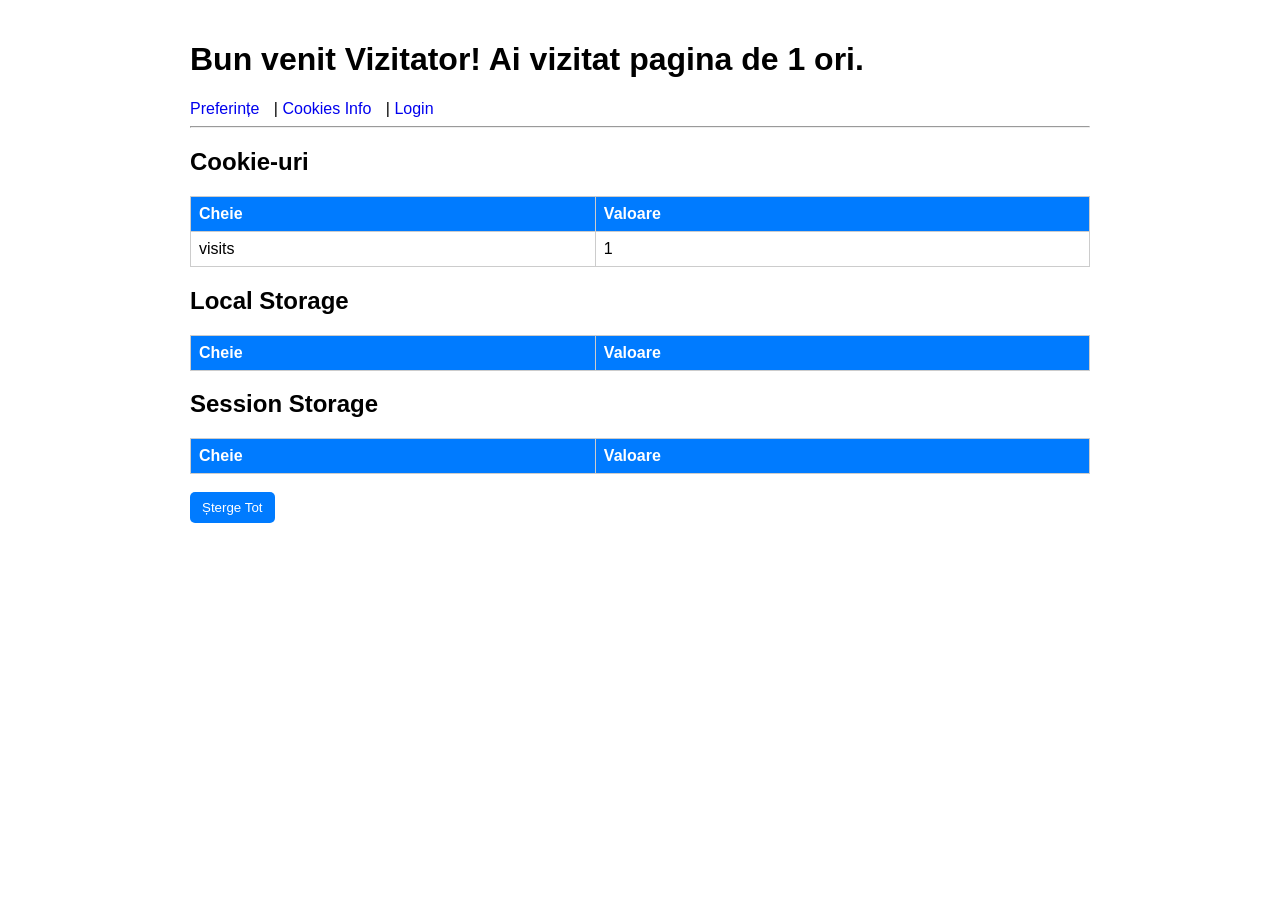
<file: Tema3_23.03_MihotaRJI/index.html>
<!DOCTYPE html>
<html lang="ro">
<head>
    <meta charset="UTF-8">
    <title>Pagina Principală</title>
    <link rel="stylesheet" href="style.css">
</head>

<body>
    <h1 id="welcome"></h1>
    <nav>
        <a href="preferences.html">Preferințe</a> |
        <a href="cookies-info.html">Cookies Info</a> |
        <a href="login.html">Login</a>
    </nav>
    <hr>
    <h2>Cookie-uri</h2>
    <table id="cookiesTable"></table>
    
    <h2>Local Storage</h2>
    <table id="localTable"></table>

    <h2>Session Storage</h2>
    <table id="sessionTable"></table>
    <br>
    <button onclick="clearAll()">Șterge Tot</button>
    <script src="js/cookies.js"></script>
    <script src="js/storage.js"></script>

    <script>
        let username = CookieManager.get("username") || "Vizitator";

        let visits = parseInt(CookieManager.get("visits")) || 0;
        visits++;
        CookieManager.set("visits", visits);

        document.getElementById("welcome").innerText =
            `Bun venit ${username}! Ai vizitat pagina de ${visits} ori.`;

        let theme = CookieManager.get("theme") || "light";
        document.body.className = theme;

        function createTable(data, tableId) {
            let table = document.getElementById(tableId);

            table.innerHTML = `<tr>
                <th>Cheie</th>
                <th>Valoare</th>
            </tr>`;
            for (let key in data) {
                table.innerHTML += `
            <tr>
                <td>${key}</td>
                <td>${data[key]}</td>
            </tr>`;
            }
        }

        createTable(CookieManager.getAll(), "cookiesTable");

        createTable(StorageManager.getAllLocal(), "localTable");

        createTable(StorageManager.getAllSession(), "sessionTable");

        function clearAll() {
            CookieManager.deleteAll();
            StorageManager.clearLocal();
            StorageManager.clearSession();

            alert("Tot a fost șters!");
            location.reload();
        }
    </script>
</body>
</html>
</file>
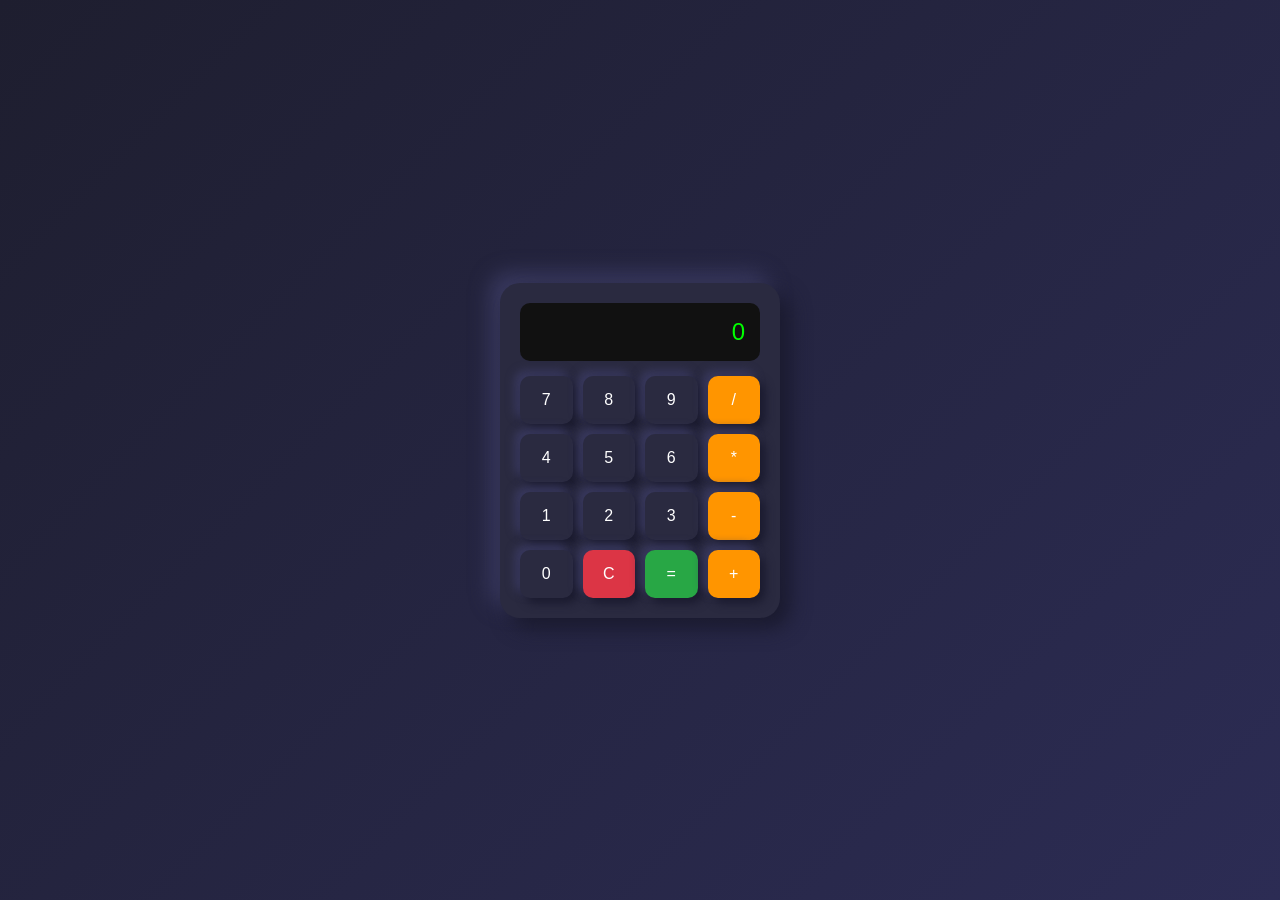
<file: Tema4_MihotaRJI/index.html>
<!DOCTYPE html>
<html lang="ro">
<head>
    <meta charset="UTF-8">
    <title>Calculator MVC</title>
    <link rel="stylesheet" href="style.css">
</head>
<body>

<div class="calculator">
    <div id="display">0</div>

    <div class="buttons">
        <button data-value="7">7</button>
        <button data-value="8">8</button>
        <button data-value="9">9</button>
        <button data-op="/">/</button>

        <button data-value="4">4</button>
        <button data-value="5">5</button>
        <button data-value="6">6</button>
        <button data-op="*">*</button>

        <button data-value="1">1</button>
        <button data-value="2">2</button>
        <button data-value="3">3</button>
        <button data-op="-">-</button>
        <button data-value="0">0</button>
        <button id="clear">C</button>
        <button id="equals">=</button>
        <button data-op="+">+</button>
    </div>
</div>

<script src="model.js"></script>
<script src="view.js"></script>
<script src="controller.js"></script>

</body>
</html>
</file>
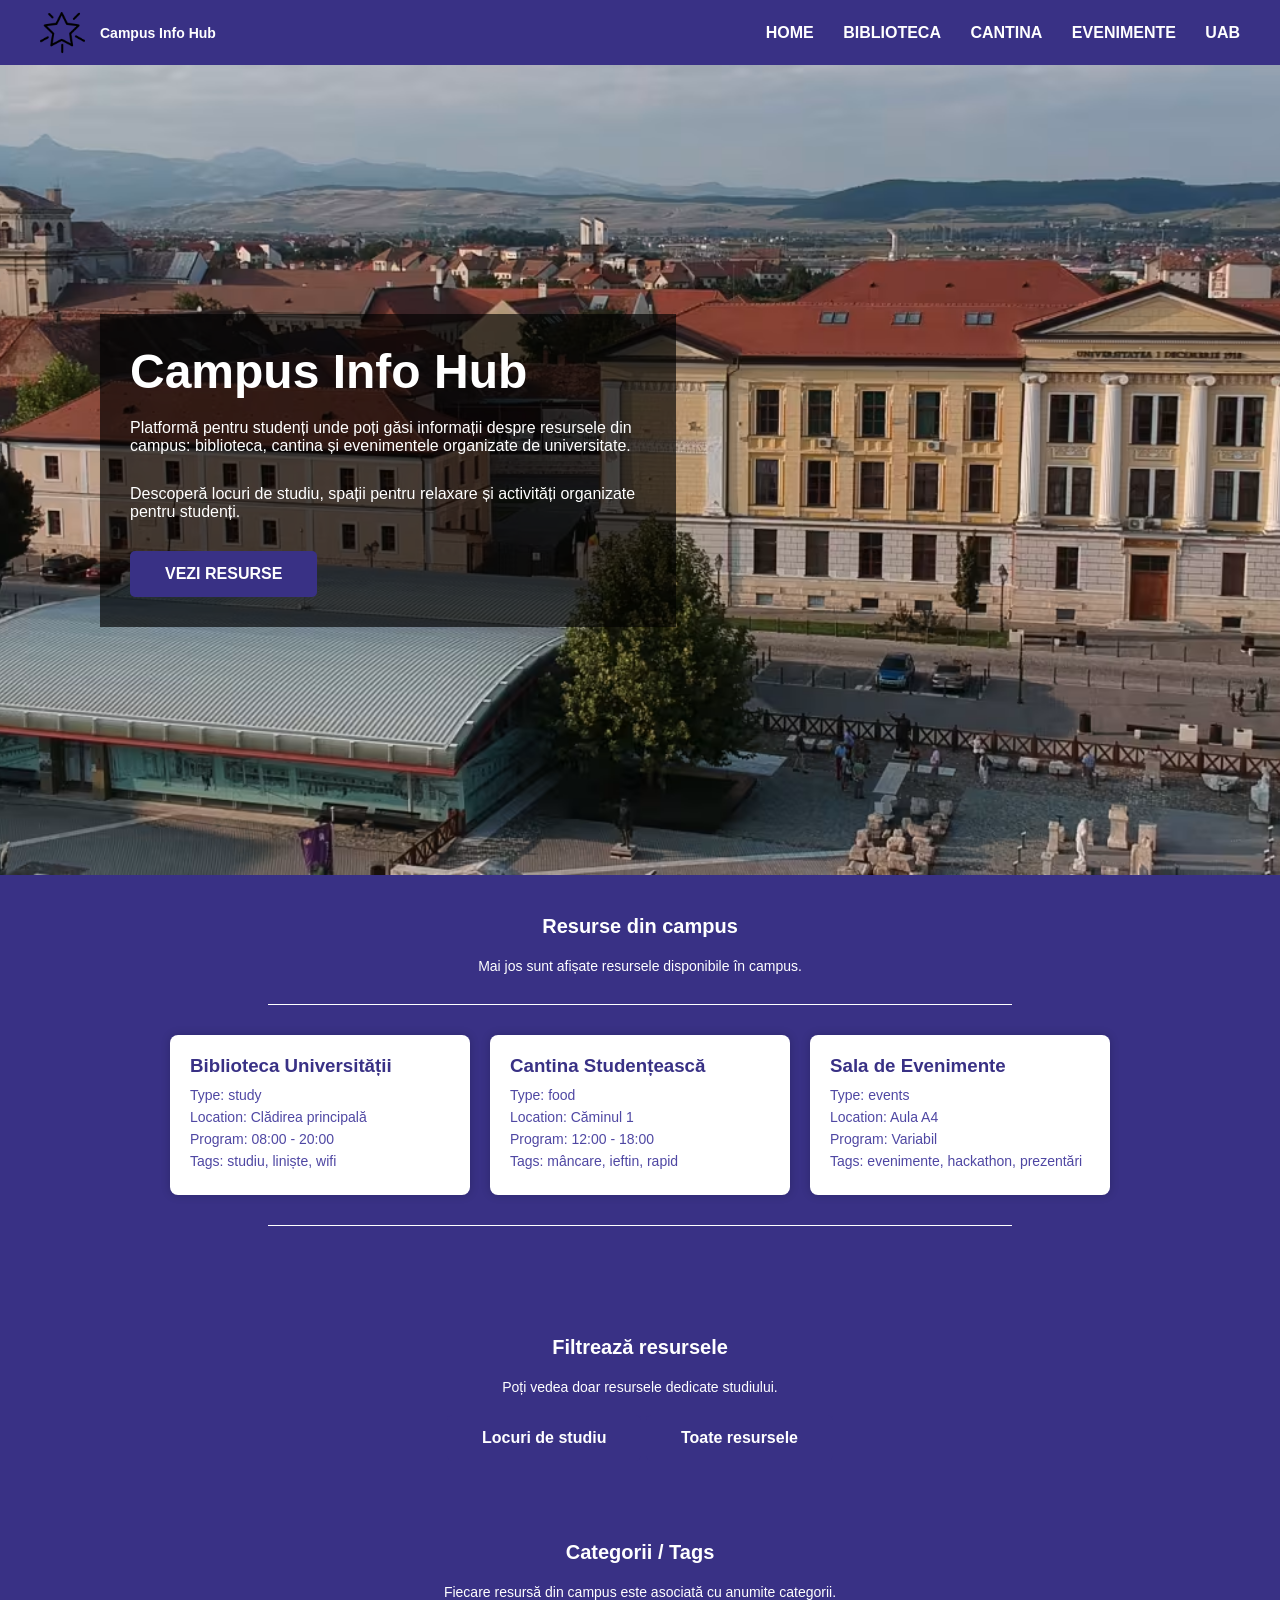
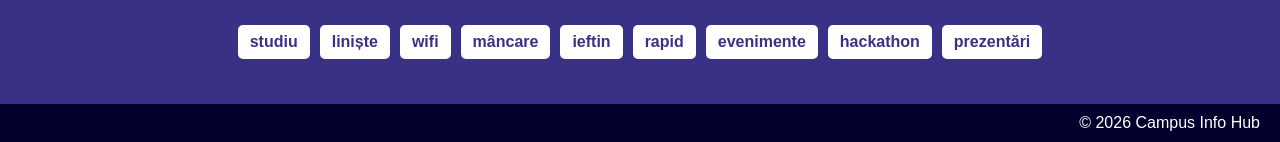
<file: Tema_02.03.2026_MihotaRJI/index.html>
<!doctype html>
<html lang="ro">
<head>
    <meta charset="UTF-8" />
    <meta name="viewport" content="width=device-width, initial-scale=1.0" />
    <title>Campus Info Hub</title>
    <link rel="stylesheet" href="style.css" />
</head>
<body>
    <header class="sticky">
        <nav class="phone">
            <div class="phoneitems">
                <img src="images/logo.png" class="logo"/>
                <div class="phonetext">
                    <p class="title">Campus Info Hub</p>
                </div>
                <img src="images/menu.png" class="menu" id="menuButton" />
            </div>
            <div class="phonemenu" id="phonemenu">
                <a href="index.html">HOME</a>
                <a href="pages/library.html">BIBLIOTECA</a>
                <a href="pages/cafeteria.html">CANTINA</a>
                <a href="pages/events.html">EVENIMENTE</a>
                <a href="https://uab.ro" target="_blank">UAB</a>
            </div>
        </nav>
    </header>
    <nav class="desktop">
        <div class="desktopstuff">
            <img src="images/logo.png" class="logo" />
            <div>
                <p class="title">Campus Info Hub</p>
            </div>
        </div>
        <div class="desktopitems">
            <a href="index.html">HOME</a>
            <a href="pages/library.html">BIBLIOTECA</a>
            <a href="pages/cafeteria.html">CANTINA</a>
            <a href="pages/events.html">EVENIMENTE</a>
            <a href="https://uab.ro" target="_blank">UAB</a>
        </div>
    </nav>

    <section class="hero">
        <div class="overlay">
            <h1>Campus Info Hub</h1>
            <p>
                Platformă pentru studenți unde poți găsi informații despre resursele
                din campus: biblioteca, cantina și evenimentele organizate de
                universitate.
            </p>
            <p>
                Descoperă locuri de studiu, spații pentru relaxare și activități
                organizate pentru studenți.
            </p>
            <button id="scrollButton">VEZI RESURSE</button>
        </div>
    </section>

    <section class="more" id="resources">
        <h2>Resurse din campus</h2>
        <p>Mai jos sunt afișate resursele disponibile în campus.</p>
        <div class="linie"></div>
        <div id="resources-container"></div>
        <div class="linie"></div>
    </section>
    <section class="more">
        <h2>Filtrează resursele</h2>
        <p>Poți vedea doar resursele dedicate studiului.</p>
        <button onclick="filterStudy()">Locuri de studiu</button>
        <button onclick="showAll()">Toate resursele</button>
    </section>
    <section class="more">
        <h2>Categorii / Tags</h2>
        <p>Fiecare resursă din campus este asociată cu anumite categorii.</p>
        <ul id="tags-list"></ul>
    </section>

    <footer>
        <p>© 2026 Campus Info Hub</p>
    </footer>
    <script src="script.js"></script>
</body>
</html>
</file>
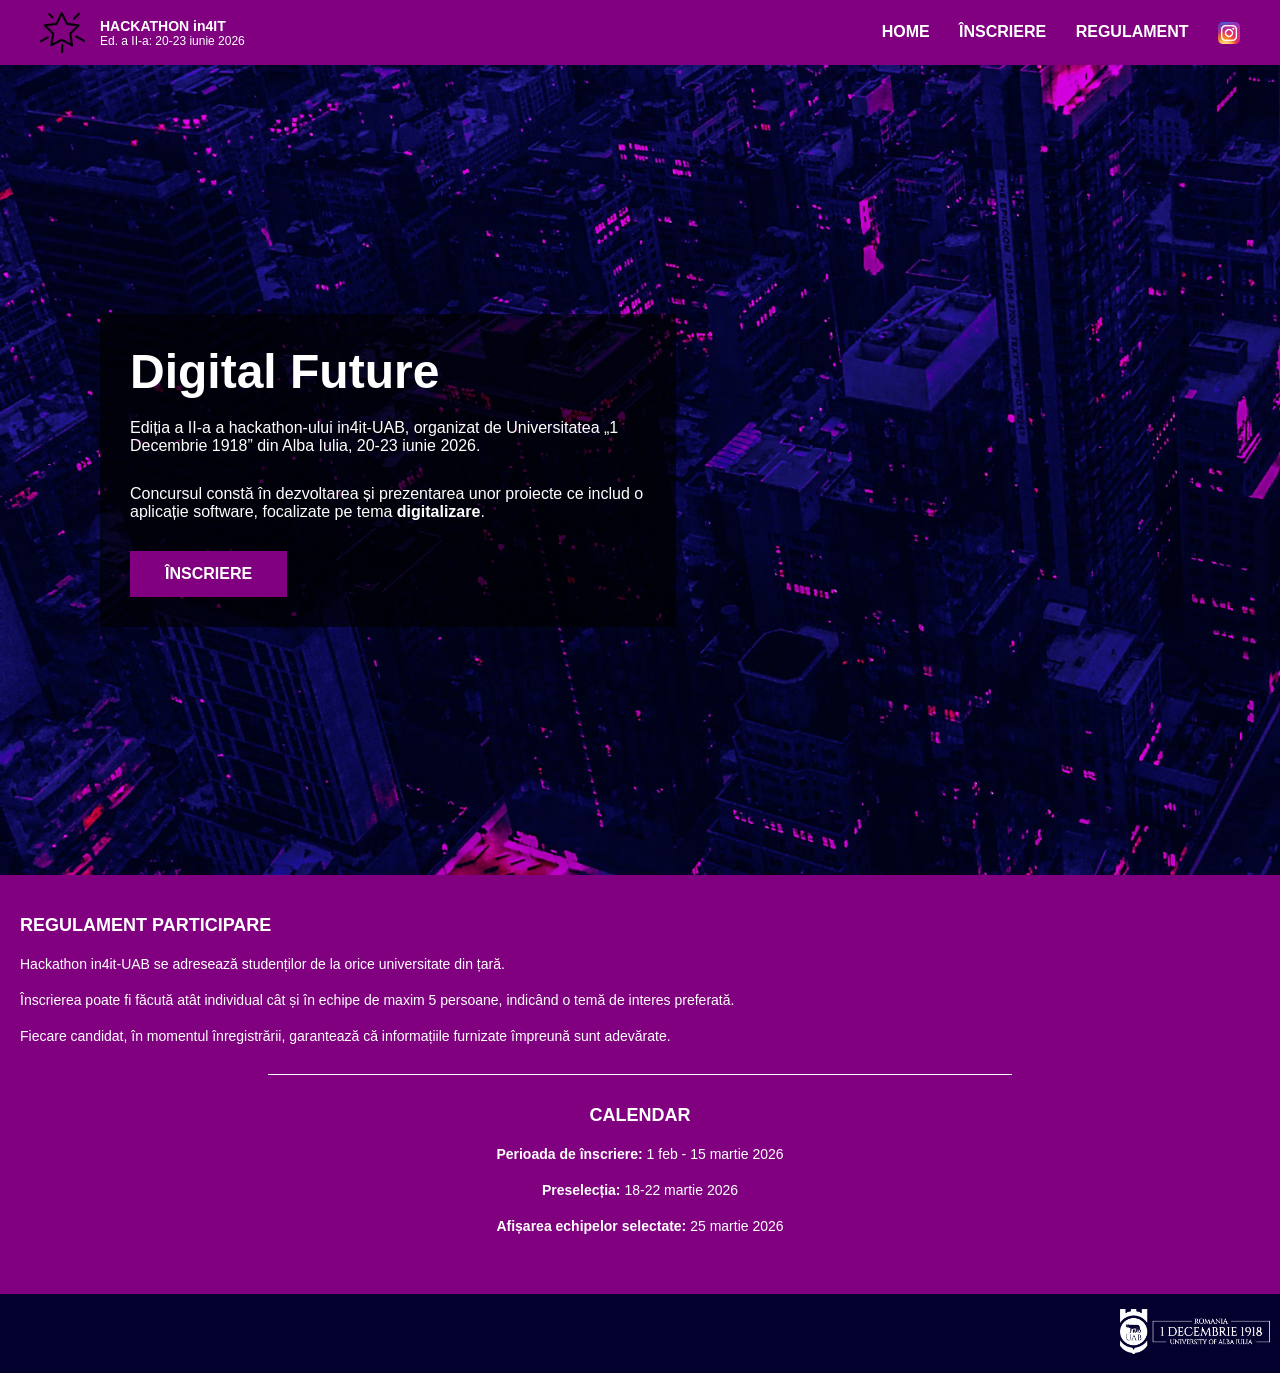
<file: Tema_16.02_MihotaR.J.I/index.html>
<!DOCTYPE html>
<html lang="ro">
<head>
    <meta charset="UTF-8">
    <meta name="viewport" content="width=device-width, initial-scale=1.0">
    <title>Tema - Tehnologii Web - Mihota-Rosian Juana-Iszabela </title>
    <link rel="stylesheet" href="style.css">
</head>
<body>
    <header class="sticky">
        <nav class="phone">
            <div class="phoneitems">
                <img src="img/logo.png" class="logo">
                <div class="phonetext"> 
                    <p class="title">HACKATHON in4IT</p>
                    <p class="edition">Ed. a II-a: 20-23 iunie 2026</p>
                </div>
                <img src="img/menu.png" class="menu">
            </div>
        </nav>
    </header>
        <nav class="desktop">
        <div class="desktopstuff">
            <img src="img/logo.png" class="logo">
            <div>
                <p class="title">HACKATHON in4IT</p>
                <p class="edition">Ed. a II-a: 20-23 iunie 2026</p>
            </div>
        </div>
        <div class="desktopitems">
            <a href="#">HOME</a>
            <a href="#">ÎNSCRIERE</a>
            <a href="#">REGULAMENT</a>
            <a href="#"><img src="img/instagram.png" class="igicon"></a>
        </div>
    </nav>
    <section class="hero">
        <div class="overlay">
            <h1>Digital Future</h1>
            <p> Ediția a II-a a hackathon-ului in4it-UAB, organizat de Universitatea „1 Decembrie 1918” din Alba Iulia, 20-23 iunie 2026. </p>
            <p> Concursul constă în dezvoltarea și prezentarea unor proiecte ce includ o aplicație software, focalizate pe tema <b> digitalizare</b>.</p>
            <button>ÎNSCRIERE</button>
        </div>
    </section>
    <section class="regulament">
        <h2>REGULAMENT PARTICIPARE</h2>
        <p> Hackathon in4it-UAB se adresează studenților de la orice universitate din țară.</p>
        <p> Înscrierea poate fi făcută atât individual cât și în echipe de maxim 5 persoane, indicând o temă de interes preferată.</p>
        <p> Fiecare candidat, în momentul înregistrării, garantează că informațiile furnizate împreună sunt adevărate. </p>
        <div class="linie"></div>
        <div class="calendar">
            <h2>CALENDAR</h2>
            <p><strong>Perioada de înscriere:</strong> 1 feb - 15 martie 2026</p>
            <p><strong>Preselecția:</strong> 18-22 martie 2026</p>
            <p><strong>Afișarea echipelor selectate:</strong> 25 martie 2026</p>
        </div>
    </section>
<footer>
    <img src="img/uab.png" alt="logo">
</footer>
</body>
</html>
</file>
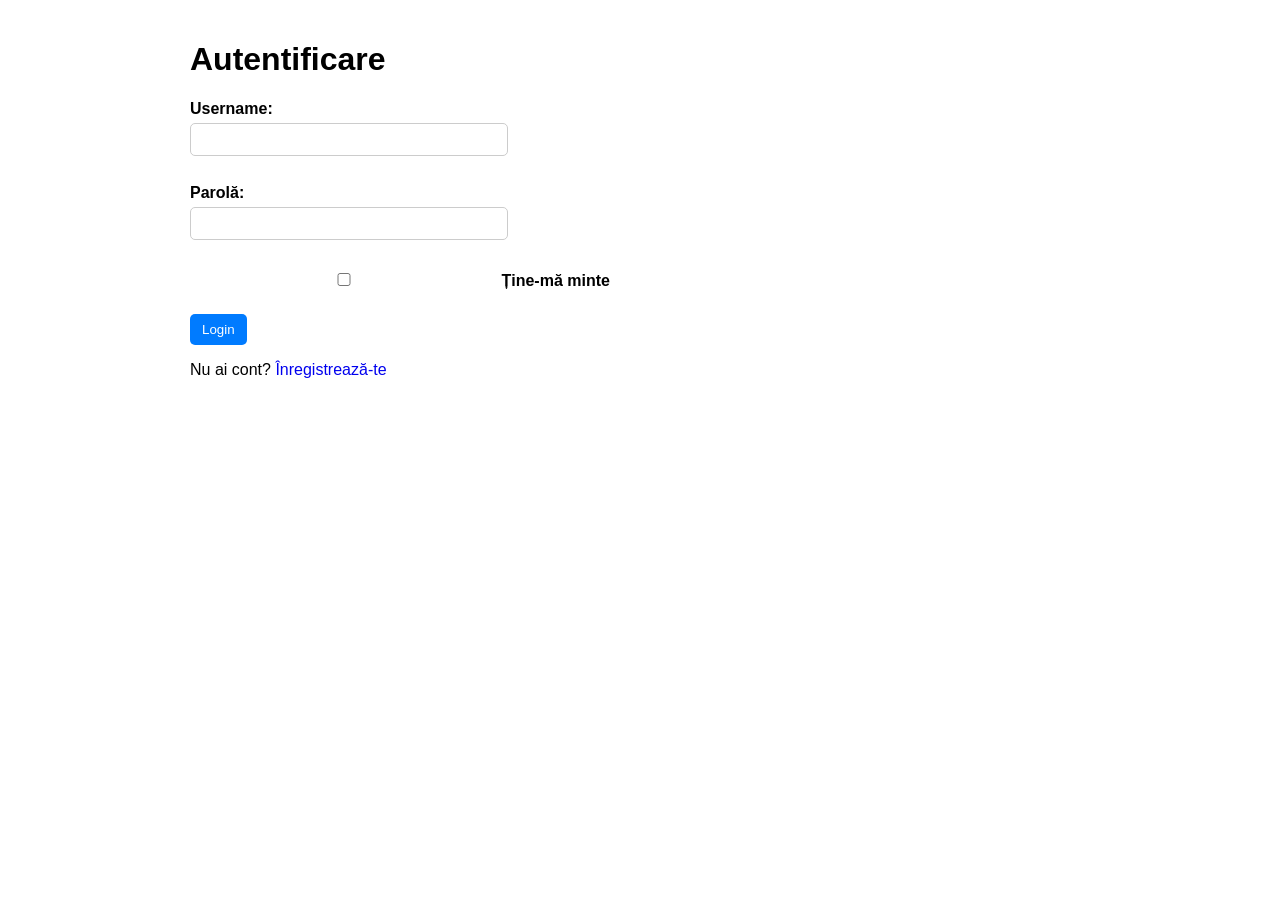
<file: Tema3_23.03_MihotaRJI/cart.html>
<!DOCTYPE html>
<html lang="ro">

<head>
    <meta charset="UTF-8">
    <title>Coș de Cumpărături</title>
    <link rel="stylesheet" href="style.css">
</head>

<body>

    <h1>Coș de Cumpărături</h1>
    <a href="dashboard.html">← Înapoi la Dashboard</a>

    <hr>

    <h2>Adaugă produs</h2>
    <select id="productSelect"></select>
    <input type="number" id="quantity" min="1" max="10" value="1">
    <button onclick="addToCart()">Adaugă în Coș</button>

    <hr>

    <h2>Coșul tău</h2>
    <table id="cartTable"></table>
    <h3 id="total"></h3>
    <button onclick="clearCart()">Golește Coșul</button>
    <script src="js/storage.js"></script>

    <script>
        let session = StorageManager.getSession("session");

        if (!session) {
            window.location.href = "login.html";
        }

        const products = {
            laptop: { name: 'Laptop', price: 2500 },
            telefon: { name: 'Telefon', price: 1200 },
            tableta: { name: 'Tabletă', price: 800 },
            casti: { name: 'Căști', price: 150 }
        };

        let select = document.getElementById("productSelect");

        for (let key in products) {
            select.innerHTML += `<option value="${key}">
            ${products[key].name} (${products[key].price} lei)
            </option>`;
        }

        let cart = StorageManager.getSession("cart") || {};

        function addToCart() {
            let product = select.value;
            let qty = parseInt(document.getElementById("quantity").value);

            if (qty < 1 || qty > 10) return;

            cart[product] = (cart[product] || 0) + qty;

            StorageManager.setSession("cart", cart);

            renderCart();
        }

        function renderCart() {
            let table = document.getElementById("cartTable");

            table.innerHTML =
                `<tr>
                <th>Produs</th>
                <th>Cantitate</th>
                <th>Preț</th>
                <th>Șterge</th>
                </tr>`;

            let total = 0;

            for (let key in cart) {
                let qty = cart[key];
                let price = products[key].price * qty;

                total += price;

                table.innerHTML +=
                    `<tr>
                    <td>${products[key].name}</td>
                    <td>${qty}</td>
                    <td>${price} lei</td>
                    <td>
                        <button onclick="removeItem('${key}')">X</button>
                    </td>
                    </tr>`;
            }

            document.getElementById("total").innerText =
                "TOTAL: " + total + " lei";
        }

        function removeItem(product) {
            delete cart[product];

            StorageManager.setSession("cart", cart);

            renderCart();
        }

        function clearCart() {
            cart = {};
            StorageManager.setSession("cart", cart);
            renderCart();
        }

        renderCart();

    </script>

</body>

</html>
</file>
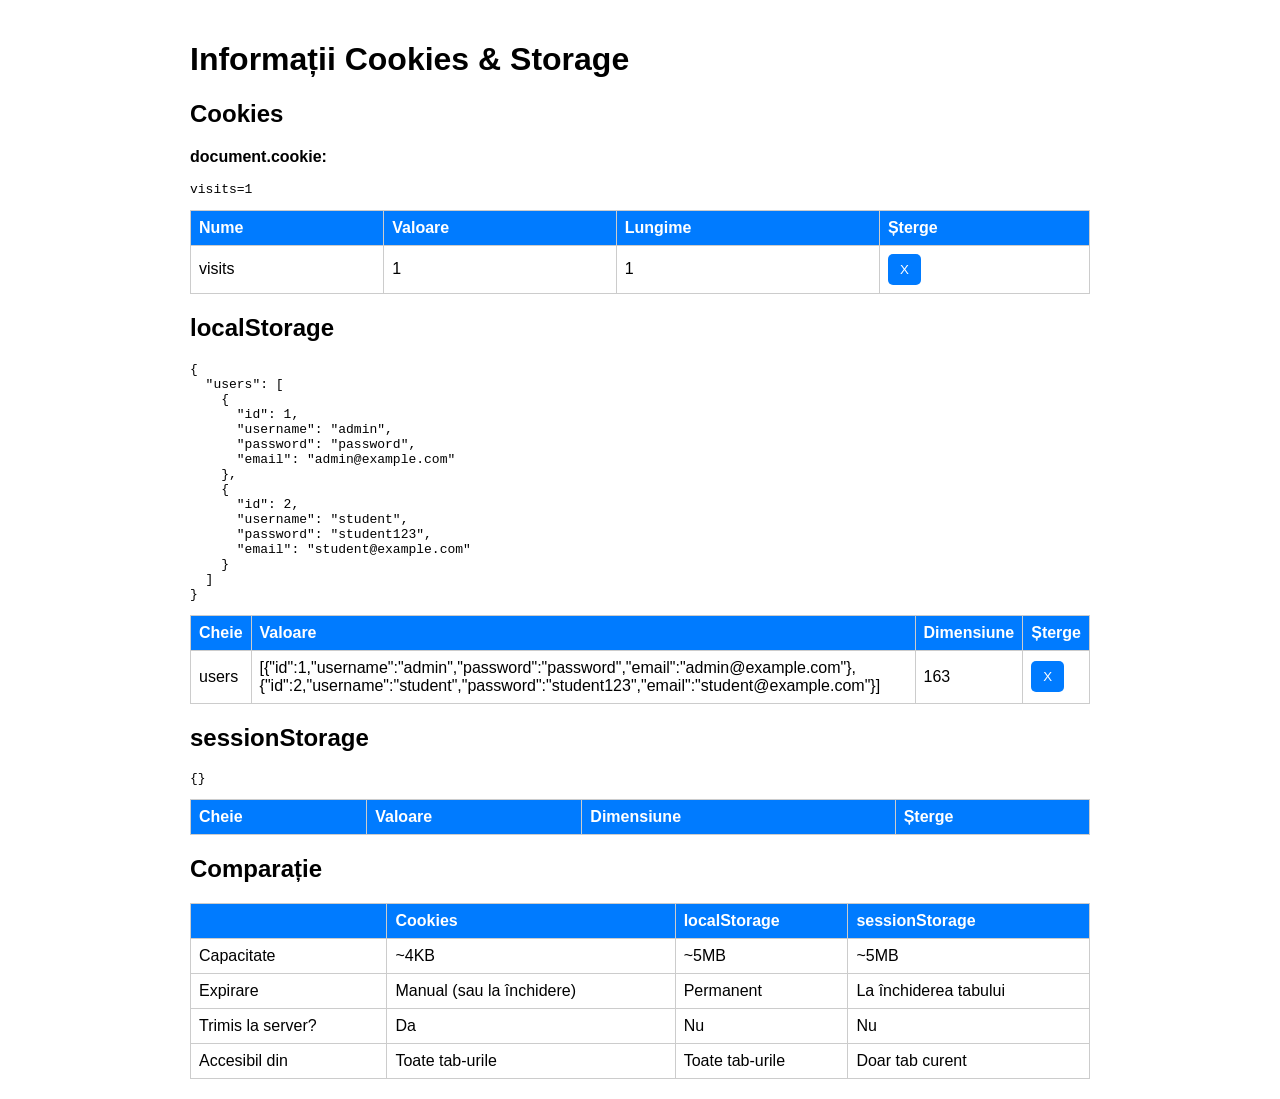
<file: Tema3_23.03_MihotaRJI/cookies-info.html>
<!DOCTYPE html>
<html lang="ro">

<head>
  <meta charset="UTF-8">
  <title>Cookies Info</title>
  <link rel="stylesheet" href="style.css">
</head>

<body>

  <h1>Informații Cookies & Storage</h1>

  <h2>Cookies</h2>
  <p><strong>document.cookie:</strong></p>
  <pre id="rawCookies"></pre>
  <table id="cookiesTable"></table>

  <h2>localStorage</h2>
  <pre id="localJson"></pre>
  <table id="localTable"></table>

  <h2>sessionStorage</h2>
  <pre id="sessionJson"></pre>
  <table id="sessionTable"></table>

  <h2>Comparație</h2>
  <table border="1">
    <tr>
      <th></th>
      <th>Cookies</th>
      <th>localStorage</th>
      <th>sessionStorage</th>
    </tr>
    <tr>
      <td>Capacitate</td>
      <td>~4KB</td>
      <td>~5MB</td>
      <td>~5MB</td>
    </tr>
    <tr>
      <td>Expirare</td>
      <td>Manual (sau la închidere)</td>
      <td>Permanent</td>
      <td>La închiderea tabului</td>
    </tr>
    <tr>
      <td>Trimis la server?</td>
      <td>Da</td>
      <td>Nu</td>
      <td>Nu</td>
    </tr>
    <tr>
      <td>Accesibil din</td>
      <td>Toate tab-urile</td>
      <td>Toate tab-urile</td>
      <td>Doar tab curent</td>
    </tr>
  </table>

  <script src="js/cookies.js"></script>
  <script src="js/storage.js"></script>

  <script>
    document.getElementById("rawCookies").innerText = document.cookie;

    let cookies = CookieManager.getAll();
    let cookiesTable = document.getElementById("cookiesTable");

    cookiesTable.innerHTML =
      `<tr>
    <th>Nume</th>
    <th>Valoare</th>
    <th>Lungime</th>
    <th>Șterge</th>
</tr>`;

    for (let key in cookies) {
      let value = cookies[key];

      cookiesTable.innerHTML +=
        `<tr>
        <td>${key}</td>
        <td>${value}</td>
        <td>${value.length}</td>
        <td><button onclick="deleteCookie('${key}')">X</button></td>
    </tr>`;
    }

    function deleteCookie(name) {
      CookieManager.delete(name);
      location.reload();
    }

    let localData = StorageManager.getAllLocal();

    document.getElementById("localJson").innerText =
      JSON.stringify(localData, null, 2);

    let localTable = document.getElementById("localTable");

    localTable.innerHTML =
      `<tr>
    <th>Cheie</th>
    <th>Valoare</th>
    <th>Dimensiune</th>
    <th>Șterge</th>
</tr>`;

    for (let key in localData) {
      let value = JSON.stringify(localData[key]);

      localTable.innerHTML +=
        `<tr>
        <td>${key}</td>
        <td>${value}</td>
        <td>${value.length}</td>
        <td><button onclick="deleteLocal('${key}')">X</button></td>
    </tr>`;
    }

    function deleteLocal(key) {
      StorageManager.removeLocal(key);
      location.reload();
    }

    let sessionData = StorageManager.getAllSession();

    document.getElementById("sessionJson").innerText =
      JSON.stringify(sessionData, null, 2);

    let sessionTable = document.getElementById("sessionTable");

    sessionTable.innerHTML =
      `<tr>
    <th>Cheie</th>
    <th>Valoare</th>
    <th>Dimensiune</th>
    <th>Șterge</th>
    </tr>`;

    for (let key in sessionData) {
      let value = JSON.stringify(sessionData[key]);

      sessionTable.innerHTML +=
        `<tr>
        <td>${key}</td>
        <td>${value}</td>
        <td>${value.length}</td>
        <td><button onclick="deleteSession('${key}')">X</button></td>
        </tr>`;
    }

    function deleteSession(key) {
      StorageManager.removeSession(key);
      location.reload();
    }

  </script>

</body>

</html>
</file>
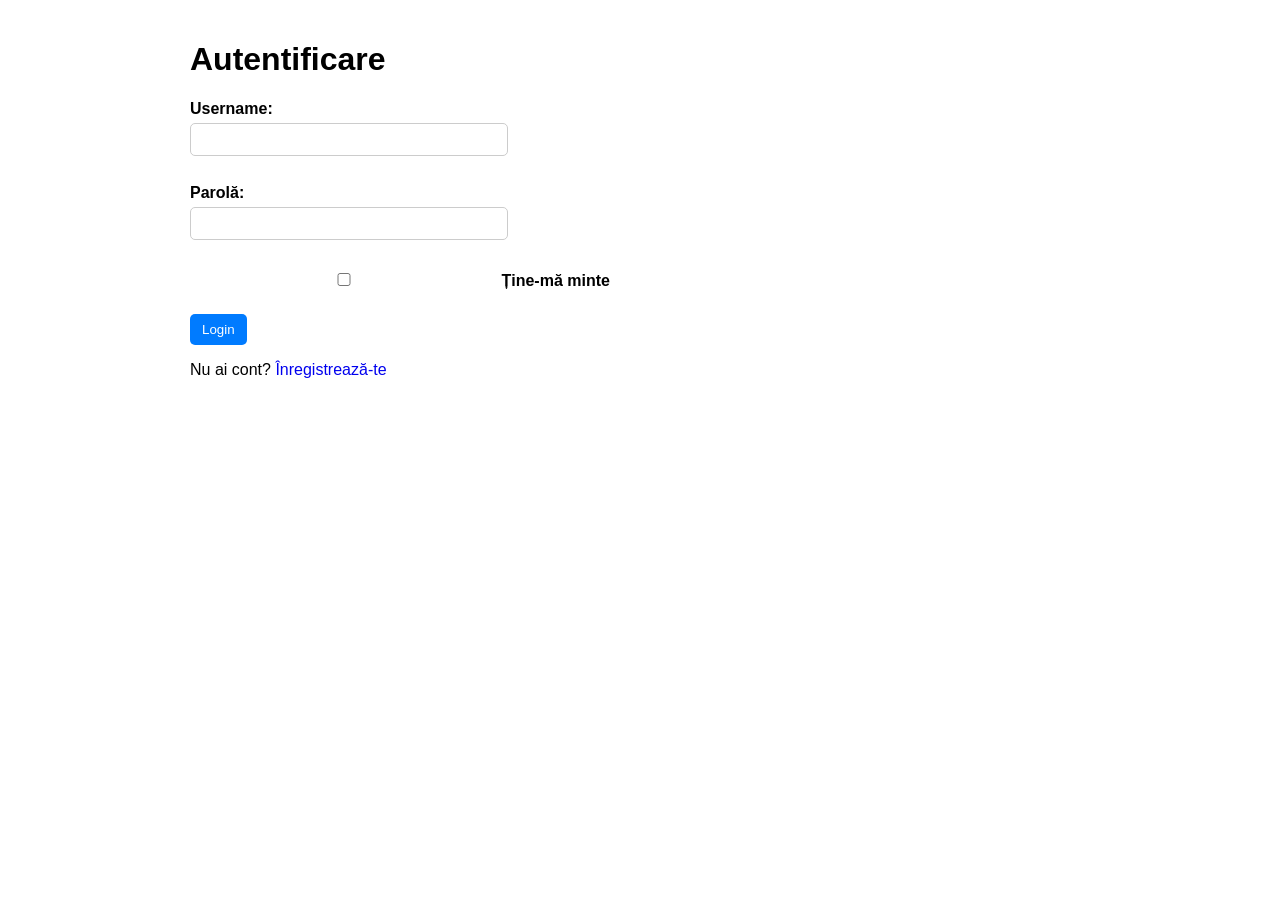
<file: Tema3_23.03_MihotaRJI/dashboard.html>
<!DOCTYPE html>
<html lang="ro">

<head>
    <meta charset="UTF-8">
    <title>Dashboard</title>
    <link rel="stylesheet" href="style.css">
</head>

<body>
    <h1>Dashboard</h1>
    <div id="sessionInfo"></div>
    <h3>Durata sesiune: <span id="sessionTime">0</span> sec</h3>
    <h2>Date brute sessionStorage</h2>
    <pre id="rawSession"></pre>
    <br>

    <a href="cart.html">Mergi la Coș</a><br><br>
    <a href="dashboard.html" target="_blank">
        Deschide în tab nou (test sessionStorage)
    </a><br><br>

    <button onclick="logout()">Deconectare</button>

    <script src="js/storage.js"></script>
    <script>
        let session = StorageManager.getSession("session");

        if (!session) {
            window.location.href = "login.html";
        }

        let loginDate = new Date(session.loginTime);

        document.getElementById("sessionInfo").innerHTML =
            `<p><strong>Session ID:</strong> ${session.sessionId}</p>
            <p><strong>Username:</strong> ${session.username}</p>
            <p><strong>Email:</strong> ${session.email}</p>
            <p><strong>Login time:</strong> ${loginDate.toLocaleString()}</p>`;

        setInterval(() => {
            let seconds = Math.floor((Date.now() - session.loginTime) / 1000);
            document.getElementById("sessionTime").innerText = seconds;
        }, 1000);

        document.getElementById("rawSession").innerText =
            JSON.stringify(StorageManager.getAllSession(), null, 2);

        function logout() {
            StorageManager.clearSession();
            window.location.href = "login.html";
        }
    </script>
</body>
</html>
</file>
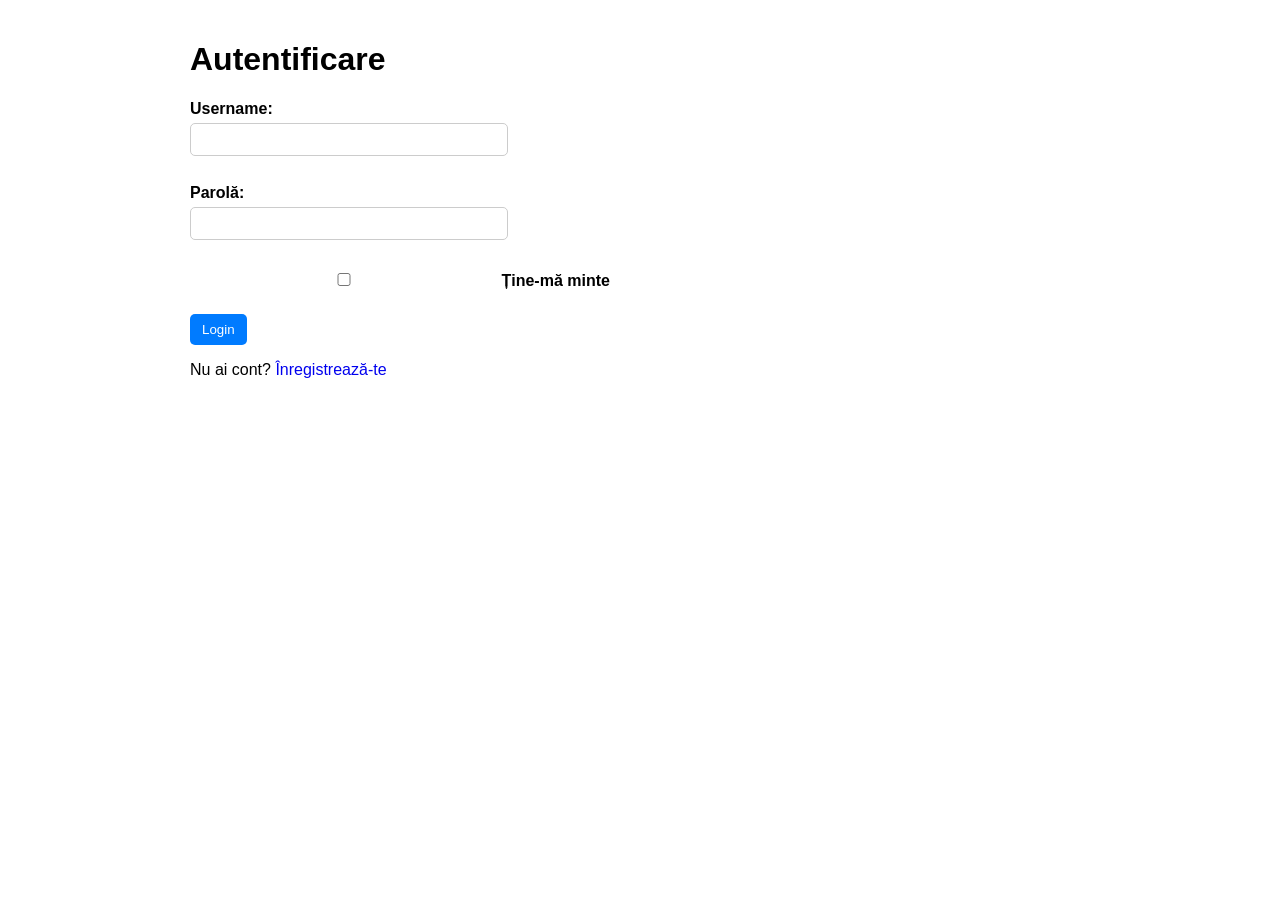
<file: Tema3_23.03_MihotaRJI/login.html>
<!DOCTYPE html>
<html lang="ro">

<head>
    <meta charset="UTF-8">
    <title>Login</title>
    <link rel="stylesheet" href="style.css">
</head>

<body>
    <h1>Autentificare</h1>

    <form id="loginForm">

        <label>Username:</label><br>
        <input type="text" id="username"><br><br>

        <label>Parolă:</label><br>
        <input type="password" id="password"><br><br>

        <label>
            <input type="checkbox" id="remember"> Ține-mă minte
        </label><br><br>

        <button type="submit">Login</button>

    </form>
    <p id="message"></p>
    <p>Nu ai cont? <a href="register.html">Înregistrează-te</a></p>
    <script src="js/storage.js"></script>
    <script>
        let users = StorageManager.getLocal("users");

        if (!users) {
            const defaultUsers = [
                { id: 1, username: 'admin', password: 'password', email: 'admin@example.com' },
                { id: 2, username: 'student', password: 'student123', email: 'student@example.com' }
            ];

            StorageManager.setLocal("users", defaultUsers);
            users = defaultUsers;
        }

        let rememberedUser = StorageManager.getLocal("rememberedUser");
        if (rememberedUser) {
            document.getElementById("username").value = rememberedUser;
            document.getElementById("remember").checked = true;
        }

        document.getElementById("loginForm").onsubmit = function (e) {
            e.preventDefault();

            let username = document.getElementById("username").value;
            let password = document.getElementById("password").value;
            let remember = document.getElementById("remember").checked;

            let users = StorageManager.getLocal("users");

            let user = users.find(u =>
                u.username === username &&
                u.password === password
            );

            if (user) {
                if (remember) {
                    StorageManager.setLocal("rememberedUser", username);
                } else {
                    StorageManager.removeLocal("rememberedUser");
                }
                let session = {
                    userId: user.id,
                    username: user.username,
                    email: user.email,
                    loginTime: Date.now(),
                    sessionId: Math.random().toString(36).substring(2)
                };s
                StorageManager.setSession("session", session);
                window.location.href = "dashboard.html";
            } else {
                document.getElementById("message").innerText =
                    "Username sau parolă greșită!";
            }
        };
    </script>

</body>
</html>
</file>
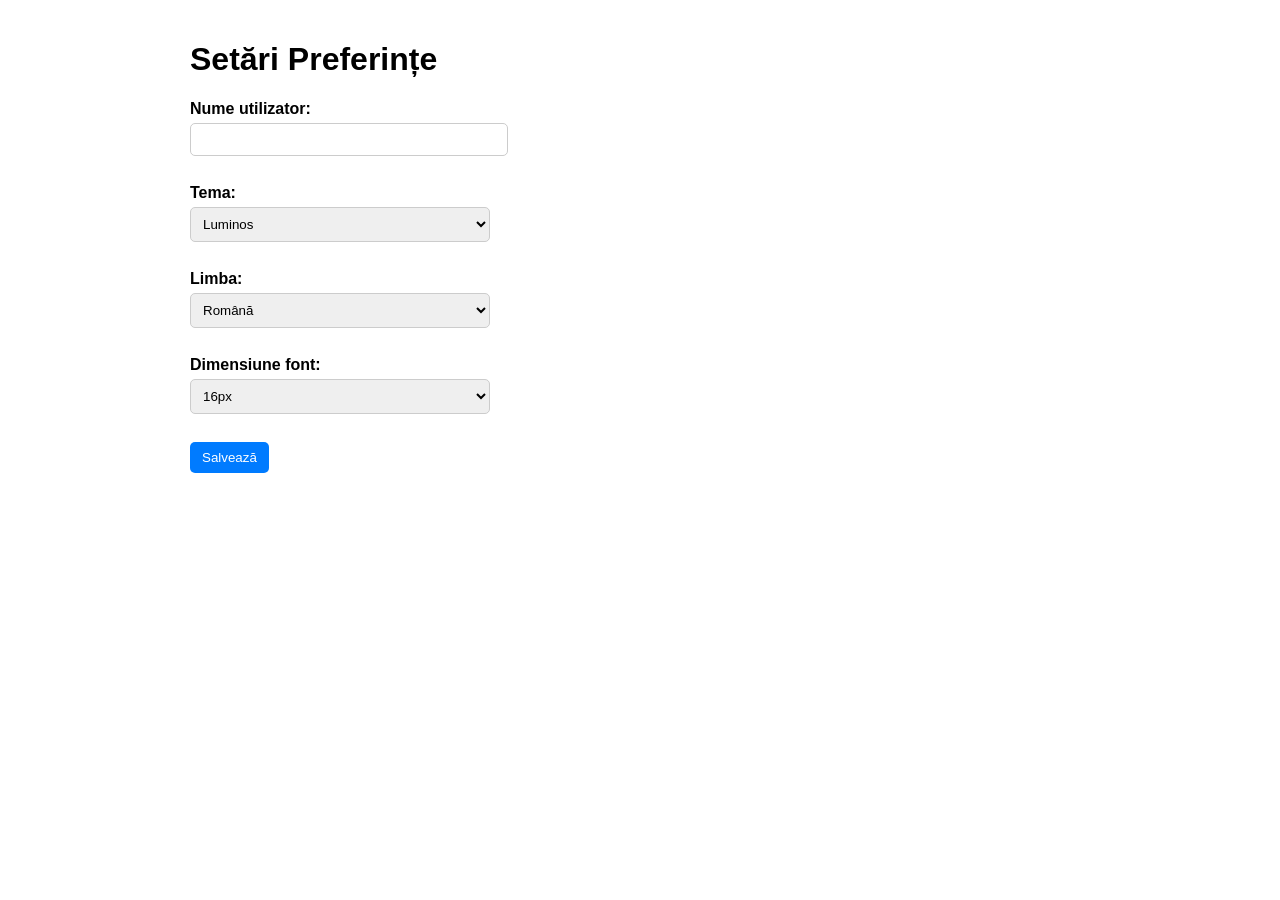
<file: Tema3_23.03_MihotaRJI/preferences.html>
<!DOCTYPE html>
<html lang="ro">

<head>
    <meta charset="UTF-8">
    <title>Preferințe</title>
    <link rel="stylesheet" href="style.css">
</head>

<body>

    <h1>Setări Preferințe</h1>

    <form id="prefForm">

        <label>Nume utilizator:</label><br>
        <input type="text" id="username"><br><br>

        <label>Tema:</label><br>
        <select id="theme">
            <option value="light">Luminos</option>
            <option value="dark">Întunecat</option>
        </select><br><br>

        <label>Limba:</label><br>
        <select id="language">
            <option value="Romana">Română</option>
            <option value="English">English</option>
            <option value="Français">Français</option>
        </select><br><br>

        <label>Dimensiune font:</label><br>
        <select id="fontSize">
            <option value="14">14px</option>
            <option value="16">16px</option>
            <option value="18">18px</option>
            <option value="20">20px</option>
        </select><br><br>

        <button type="submit">Salvează</button>

    </form>

    <p id="message"></p>
    <script src="js/cookies.js"></script>
    <script src="js/storage.js"></script>

    <script>

        document.getElementById("username").value =
            CookieManager.get("username") || "";

        document.getElementById("theme").value =
            CookieManager.get("theme") || "light";

        document.getElementById("language").value =
            StorageManager.getLocal("language") || "Romana";

        document.getElementById("fontSize").value =
            StorageManager.getLocal("fontSize") || "16";

        document.body.className =
            CookieManager.get("theme") || "light";

        document.getElementById("prefForm").onsubmit = function (e) {
            e.preventDefault();

            let username = document.getElementById("username").value;
            let theme = document.getElementById("theme").value;
            let language = document.getElementById("language").value;
            let fontSize = document.getElementById("fontSize").value;

            CookieManager.set("username", username);
            CookieManager.set("theme", theme);
            StorageManager.setLocal("language", language);
            StorageManager.setLocal("fontSize", fontSize);

            document.getElementById("message").innerText = "Preferințe salvate!";

            setTimeout(() => {
                window.location.href = "index.html";
            }, 1500);
        };

    </script>

</body>
</html>
</file>
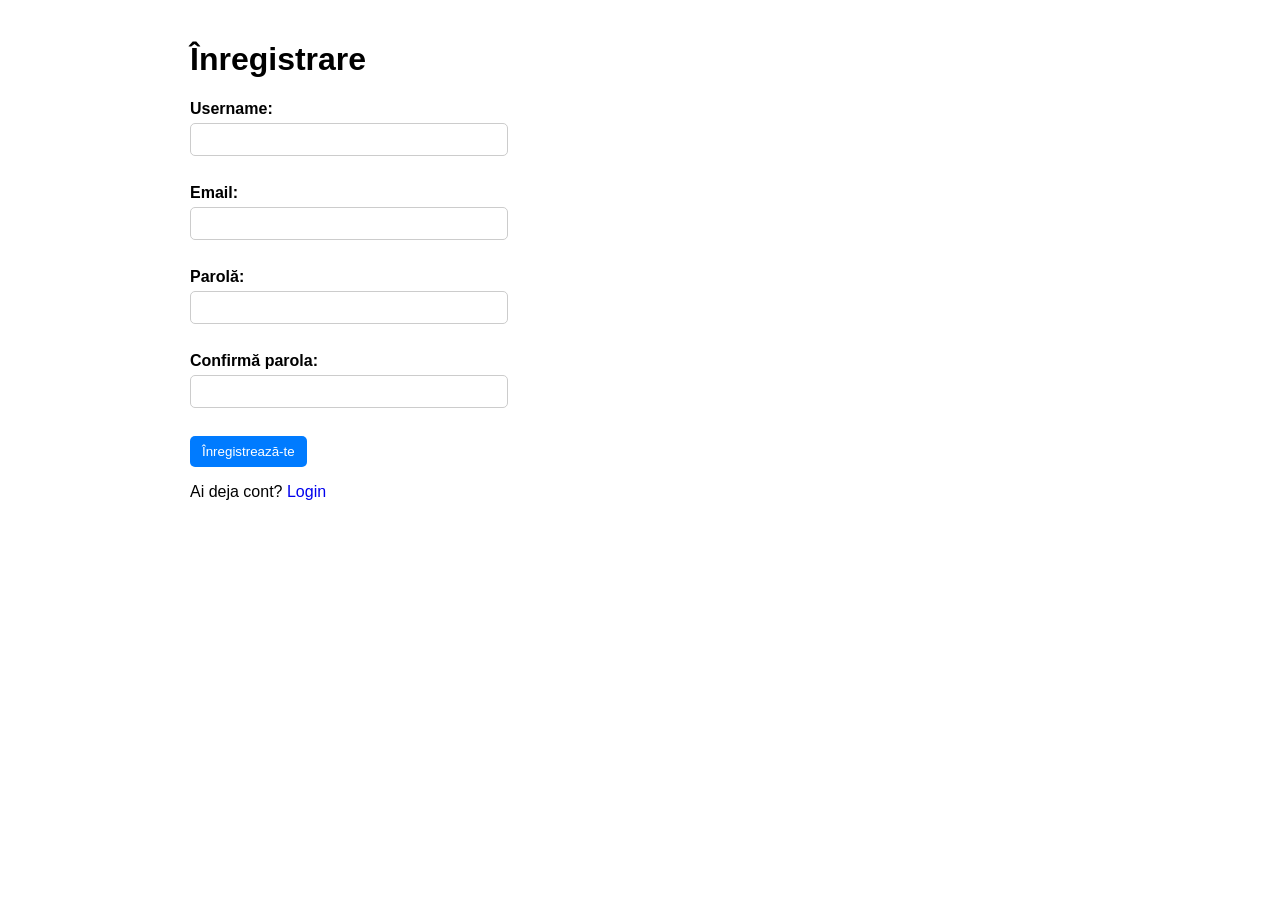
<file: Tema3_23.03_MihotaRJI/register.html>
<!DOCTYPE html>
<html lang="ro">

<head>
    <meta charset="UTF-8">
    <title>Register</title>
    <link rel="stylesheet" href="style.css">
</head>

<body>
    <h1>Înregistrare</h1>
    <form id="registerForm">
        <label>Username:</label><br>
        <input type="text" id="username"><br><br>

        <label>Email:</label><br>
        <input type="email" id="email"><br><br>

        <label>Parolă:</label><br>
        <input type="password" id="password"><br><br>

        <label>Confirmă parola:</label><br>
        <input type="password" id="confirmPassword"><br><br>

        <button type="submit">Înregistrează-te</button>
    </form>
    <p id="message"></p>
    <p>Ai deja cont? <a href="login.html">Login</a></p>
    <script src="js/storage.js"></script>

    <script>

        document.getElementById("registerForm").onsubmit = function (e) {
            e.preventDefault();

            let username = document.getElementById("username").value.trim();
            let email = document.getElementById("email").value.trim();
            let password = document.getElementById("password").value;
            let confirmPassword = document.getElementById("confirmPassword").value;

            let message = document.getElementById("message");
            if (!username || !email || !password || !confirmPassword) {
                message.innerText = "Toate câmpurile sunt obligatorii!";
                return;
            }

            if (username.length < 3) {
                message.innerText = "Username trebuie să aibă minim 3 caractere!";
                return;
            }

            if (password.length < 6) {
                message.innerText = "Parola trebuie să aibă minim 6 caractere!";
                return;
            }

            if (password !== confirmPassword) {
                message.innerText = "Parolele nu coincid!";
                return;
            }
            let users = StorageManager.getLocal("users") || [];

            let userExists = users.find(u => u.username === username);
            if (userExists) {
                message.innerText = "Username deja există!";
                return;
            }

            let emailExists = users.find(u => u.email === email);
            if (emailExists) {
                message.innerText = "Email deja folosit!";
                return;
            }

            let newUser = {
                id: Date.now(),
                username: username,
                email: email,
                password: password
            };

            users.push(newUser);
            StorageManager.setLocal("users", users);

            message.innerText = "Cont creat cu succes!";

            setTimeout(() => {
                window.location.href = "login.html";
            }, 1500);
        };
    </script>
</body>
</html>
</file>
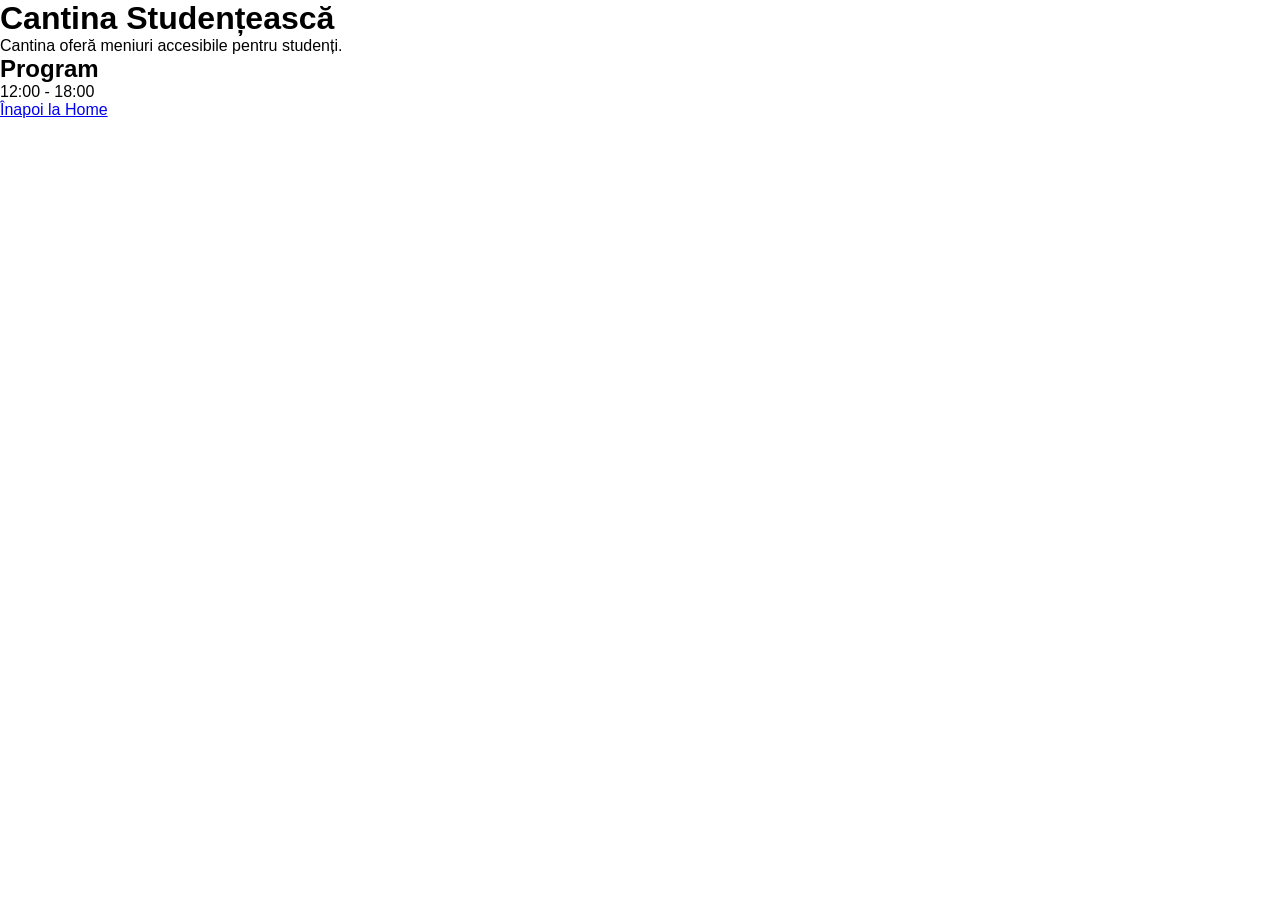
<file: Tema_02.03.2026_MihotaRJI/pages/cafeteria.html>
<!doctype html>
<html lang="ro">
  <head>
    <meta charset="UTF-8" />
    <title>Cafeteria</title>
    <link rel="stylesheet" href="../style.css" />
  </head>
<body>
    <h1>Cantina Studențească</h1>
    <p> Cantina oferă meniuri accesibile pentru studenți. </p>
    <h2>Program</h2>
    <p>12:00 - 18:00</p>
    <a href="../index.html">Înapoi la Home</a>
</body>

</html>
</file>
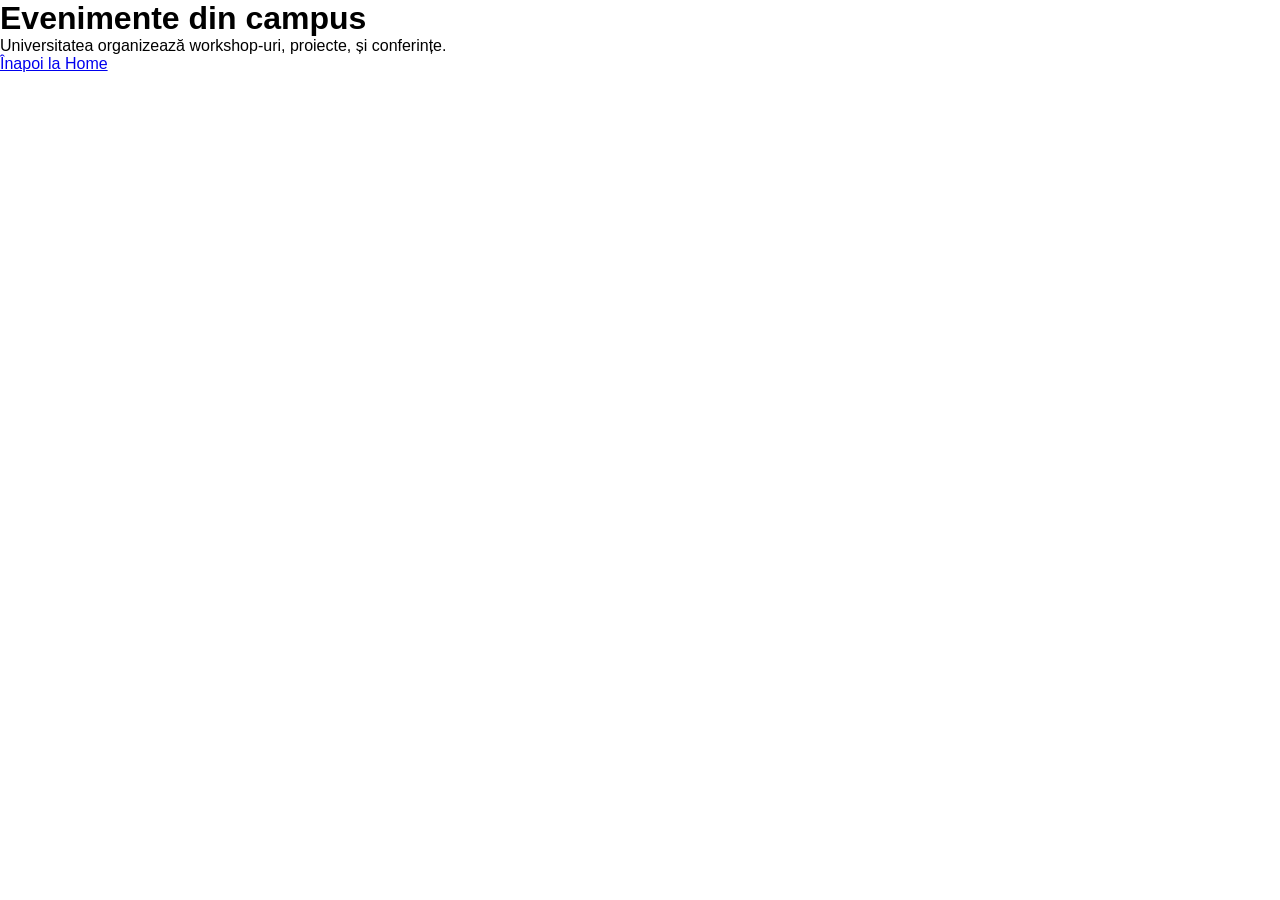
<file: Tema_02.03.2026_MihotaRJI/pages/events.html>
<!doctype html>
<html lang="ro">
  <head>
    <meta charset="UTF-8" />
    <title>Evenimente</title>
    <link rel="stylesheet" href="../style.css" />
  </head>
<body>
    <h1>Evenimente din campus</h1>
    <p> Universitatea organizează workshop-uri, proiecte, și conferințe. </p>
    <a href="../index.html">Înapoi la Home</a>
</body>

</html>
</file>
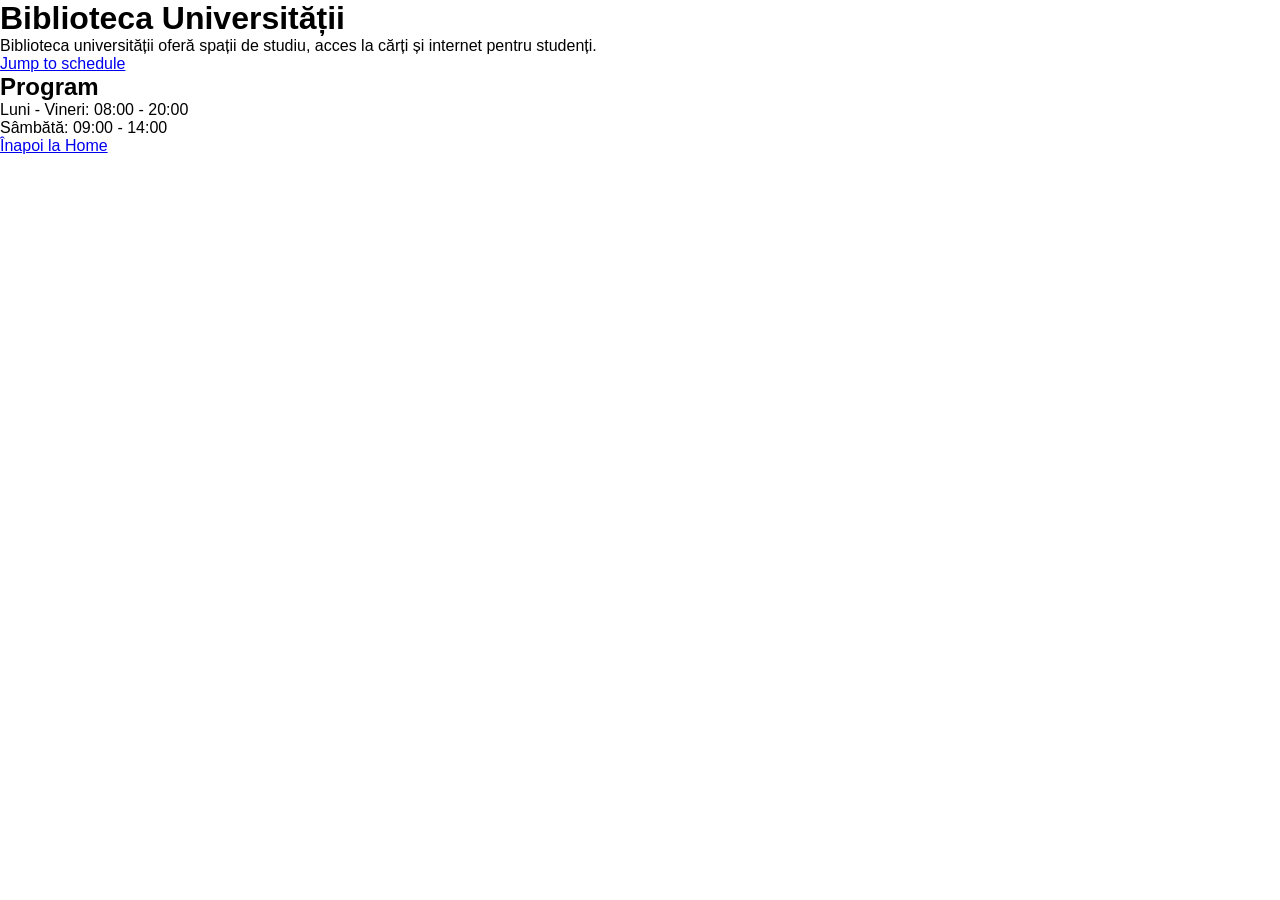
<file: Tema_02.03.2026_MihotaRJI/pages/library.html>
<!doctype html>
<html lang="ro">
  <head>
    <meta charset="UTF-8" />
    <title>Biblioteca</title>
    <link rel="stylesheet" href="../style.css" />
  </head>
  <body>
    <h1>Biblioteca Universității</h1>
    <p>
      Biblioteca universității oferă spații de studiu, acces la cărți și
      internet pentru studenți.
    </p>
    <a href="#schedule">Jump to schedule</a>
    <h2 id="schedule">Program</h2>
    <p>Luni - Vineri: 08:00 - 20:00</p>
    <p>Sâmbătă: 09:00 - 14:00</p>
    <a href="../index.html">Înapoi la Home</a>
  </body>
</html>
</file>
<file: Tema3_23.03_MihotaRJI/style.css>
body {
    font-family: "Segoe UI", sans-serif;
    max-width: 900px;
    margin: 0 auto;
    padding: 20px;
}

a {
    text-decoration: none;
    margin-right: 10px;
}

a:hover {
    text-decoration: underline;
}

label {
    font-weight: bold;
}

input, select {
    padding: 8px;
    margin-top: 5px;
    margin-bottom: 10px;
    border-radius: 5px;
    border: 1px solid #ccc;
    width: 100%;
    max-width: 300px;
}

button {
    padding: 8px 12px;
    border: none;
    border-radius: 5px;
    cursor: pointer;
    background-color: #007bff;
    color: white;
}

button:hover {
    background-color: #0056b3;
}

table {
    width: 100%;
    border-collapse: collapse;
    margin-top: 10px;
}

th {
    background-color: #007bff;
    color: white;
}

td, th {
    border: 1px solid #ccc;
    padding: 8px;
    text-align: left;
}

tr:hover {
    background-color: #f2f2f2;
}

.light {
    background-color: #ffffff;
    color: #000000;
}

.dark {
    background-color: #1e1e1e;
    color: #ffffff;
}

.dark table {
    color: white;
}

.dark th {
    background-color: #444;
}

.dark tr:hover {
    background-color: #333;
}

.alert-success {
    color: green;
    font-weight: bold;
}

.alert-error {
    color: red;
    font-weight: bold;
}

.btn-danger {
    background-color: red;
    color: white;
}

.btn-danger:hover {
    background-color: darkred;
}
</file>
<file: Tema4_MihotaRJI/style.css>
* {
    box-sizing: border-box;
    margin: 0;
    padding: 0;
}

body {
    font-family: "Segoe UI", sans-serif;
    height: 100vh;
    display: flex;
    justify-content: center;
    align-items: center;
    background: linear-gradient(135deg, #1e1e2f, #2c2c54);
}

.calculator {
    width: 280px;
    padding: 20px;
    border-radius: 20px;
    background: #2a2a40;
    box-shadow: 10px 10px 20px #1a1a2e, -10px -10px 20px #3a3a60;
}

#display {
    background: #111;
    color: #0f0;
    padding: 15px;
    font-size: 24px;
    border-radius: 10px;
    text-align: right;
    margin-bottom: 15px;
    overflow-x: auto;
}

.buttons {
    display: grid;
    grid-template-columns: repeat(4, 1fr);
    gap: 10px;
}

button {
    padding: 15px;
    font-size: 16px;
    border: none;
    border-radius: 10px;
    cursor: pointer;
    background: #2a2a40;
    color: white;
    box-shadow: 5px 5px 10px #1a1a2e, -5px -5px 10px #3a3a60;
    transition: all 0.2s ease;
}

button:active {
    transform: scale(0.95);
    box-shadow: inset 3px 3px 5px #1a1a2e,
                inset -3px -3px 5px #3a3a60;
}

button:hover {
    background: #3a3a60;
}

button[data-op] {
    background: #ff9500;
    color: white;
}

button[data-op]:hover {
    background: #e08900;
}

#equals {
    background: #28a745;
}

#equals:hover {
    background: #218838;
}

#clear {
    background: #dc3545;
}

#clear:hover {
    background: #b52a37;
}
</file>
<file: Tema_02.03.2026_MihotaRJI/style.css>
* {
    margin: 0;
    padding: 0;
    box-sizing: border-box;
}

body {
    font-family: Arial, sans-serif;
}

.sticky {
    position: sticky;
    top: 0;
    background-color: #393185;
    width: 100%;
    z-index: 9999;
}

.phone {
    padding: 10px;
}

.phoneitems {
    display: flex;
    align-items: center;
    justify-content: space-between;
}

.logo {
    width: 45px;
}

.menu {
    width: 30px;
}

.phonetext {
    text-align: center;
    flex: 1;
    color: white;
}

.title {
    font-weight: bold;
    font-size: 14px;
}

.edition {
    font-size: 12px;
}

.hero {
    background-image: url("images/poza.png");
    background-size: cover;
    background-position: center;
    height: 90vh;
    position: relative;
    display: flex;
    align-items: center;
    justify-content: center;
}

.overlay {
    background-color: rgba(0, 0, 0, 0.6);
    color: white;
    padding: 20px;
    text-align: center;
    width: 90%;
}

.overlay h1 {
    font-size: 32px;
    margin-bottom: 15px;
}

.overlay p {
    font-size: 14px;
    margin-bottom: 20px;
}

button {
    background-color: #393185;
    border: none;
    padding: 12px 25px;
    color: white;
    font-weight: bold;
    cursor: pointer;
    border-radius: 5px;
}

button:hover {
    background-color: #4f47a3;
}

.more {
    background-color: #393185;
    padding: 40px 20px;
    text-align: center;
}

.more h2 {
    font-size: 20px;
    margin-bottom: 20px;
    font-weight: bold;
    color: white;
}

.more p {
    font-size: 14px;
    margin-bottom: 20px;
    color: white;
}

.linie {
    width: 60%;
    height: 1px;
    background-color: white;
    margin: 30px auto;
}

#resources-container {
    display: flex;
    flex-direction: column;
    gap: 20px;
    align-items: center;
}

.resource-card {
    background: white;
    color: black;
    padding: 20px;
    width: 90%;
    border-radius: 8px;
    text-align: left;
    box-shadow: 0 0 10px rgba(0,0,0,0.2);
}

.resource-card h3 {
    margin-bottom: 10px;
    color:#393185
}

.resource-card p {
    margin-bottom: 6px;
    color:#4f47a3
}

#tags-list {
    list-style: none;
    padding: 0;
}

#tags-list li {
    display: inline-block;
    background: white;
    color: #393185;
    padding: 8px 12px;
    margin: 5px;
    border-radius: 5px;
    font-weight: bold;
}

footer {
    background-color: #03002e;
    color: white;
    text-align: center;
    padding: 10px 10px;
}

.desktop {
    display: none;
}

.phonemenu {
    display: none;
    flex-direction: column;
    background-color: #393185;
    padding: 15px;
}

.phonemenu a {
    color: white;
    text-decoration: none;
    padding: 10px 0;
    font-weight: bold;
}

.phonemenu a:hover {
    text-decoration: underline;
}

.phonemenu.active {
    display: flex;
}

@media screen and (min-width: 769px) {

.phone {
    display: none;
}

.desktop {
    display: flex;
    justify-content: space-between;
    align-items: center;
    padding: 10px 40px;
    background-color: #393185;
}

.desktopstuff {
    display: flex;
    align-items: center;
    gap: 15px;
    color: white;
}

.desktopitems a {
    color: white;
    text-decoration: none;
    font-weight: bold;
    margin-left: 25px;
}

.desktopitems a:hover {
    text-decoration: underline;
}

.hero {
    background-image: url("images/poza.png");
    background-size: cover;
    background-position: center;
    height: 90vh;
    display: flex;
    align-items: center;
    justify-content: left;
}

.overlay {
    background: rgba(0,0,0,0.65);
    color: white;
    padding: 30px;
    width: 45%;
    margin-left: 100px;
    text-align: left;
}

.overlay h1 {
    font-size: 48px;
    margin-bottom: 20px;
}

.overlay p {
    font-size: 16px;
    margin-bottom: 30px;
}

button {
    padding: 14px 35px;
    font-size: 16px;
}

#resources-container {
    flex-direction: row;
    flex-wrap: wrap;
    justify-content: center;
}

.resource-card {
    width: 300px;
}

.more {
    text-align: center;
}

footer {
    text-align: right;
    padding: 10px 20px;
}

}
</file>
<file: Tema_16.02_MihotaR.J.I/style.css>
* {
    margin: 0;
    padding: 0;
    box-sizing: border-box;
}

body {
    font-family: Arial, sans-serif;
}

.sticky {
    position: sticky;
    top: 0;
    background-color: purple;
    width: 100%;
    z-index: 9999;
}
.phone {
    padding: 10px;
}

.phoneitems {
    display: flex;
    align-items: center;
    justify-content: space-between;
}

.logo {
    width: 45px;
}

.menu {
    width: 30px;
}

.phonetext {
    text-align: center;
    flex: 1;
    color:white;
}

.title {
    font-weight: bold;
    font-size: 14px;
}

.edition {
    font-size: 12px;
}

.hero {
    background-image: url("img/cybercity.png");
    background-size: cover;
    background-position: center;
    height: 90vh;
    position: relative;
    display: flex;
    align-items: center;
    justify-content:center;
}

.overlay {
    background-color: rgba(0, 0, 0, 0.6);
    color: white;
    padding: 20px;
    text-align: center;
    width: 90%;
}

.overlay h1 {
    font-size: 32px;
    margin-bottom: 15px;
}

.overlay p {
    font-size: 14px;
    margin-bottom: 20px;
}

button {
    background-color: purple;
    border: none;
    padding: 12px 25px;
    color: white;
    font-weight: bold;
    cursor: pointer;
}

.regulament {
    background-color: purple;
    padding: 40px 20px;
    text-align: center;
}

.regulament h2 {
    font-size: 18px;
    margin-bottom: 20px;
    font-weight: bold;
    color:white;
}

.regulament p {
    font-size: 14px;
    margin-bottom: 20px;
    color:white;
}

.linie {
    width: 60%;
    height: 1px;
    background-color: white;
    margin: 30px auto;
}

footer {
    background-color:#03002e;
    color: white;
    text-align: center;
    padding: 10px 10px;
}

footer img {
    width: 150px;
}

.desktop {
    display: none;
}

@media screen and (min-width: 769px) {

.phone {
    display: none;
}

.desktop {
    display: flex;
    justify-content: space-between;
    align-items: center;
    padding: 10px 40px;
    background-color: purple;
}

.desktopstuff {
    display: flex;
    align-items: center;
    gap: 15px;
    color:white;
}

.desktopitems a {
    color: white;
    text-decoration: none;
    font-weight: bold;
    margin-left: 25px;
}

.hero {
    background-image: url("img/cybercity.png");
    background-size: cover;
    background-position: center;
    height: 90vh;
    display: flex;
    align-items: center;
    justify-content:left;
}

.overlay {
    background: rgba(0,0,0,0.65);
    color: white;
    padding: 30px;
    width: 45%;
    margin-left: 100px;
    text-align:left;
}

.overlay h1 {
    font-size: 48px;
    margin-bottom: 20px;
}

.overlay p {
    font-size: 16px;
    margin-bottom: 30px;
}

button {
    background-color: purple;
    border: none;
    padding: 14px 35px;
    color: white;
    font-weight: bold;
    font-size: 16px;
    cursor: pointer;
}

.igicon {
    width: 22px;
    vertical-align: middle;
}

.regulament {
    background-color: purple;
    padding: 40px 20px;
    text-align: left;
}

.calendar {
    text-align:center;
}

footer {
    background-color:#03002e;
    color: white;
    text-align: right;
    padding:10px 10px;
}

footer img {
    width: 150px;
}

}
</file>
